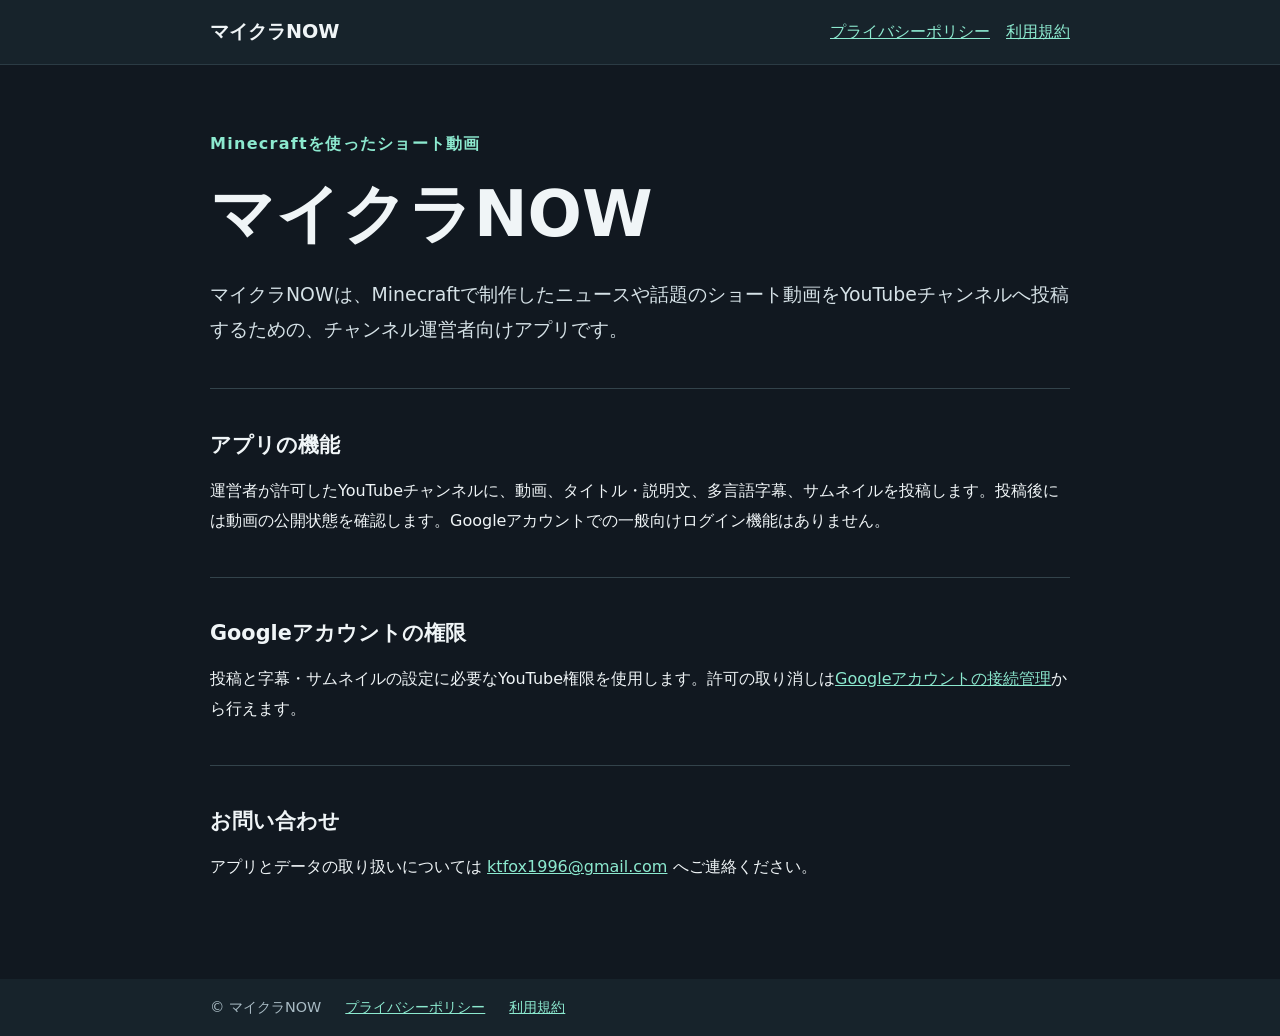
<file: index.html>
<!doctype html>
<html lang="ja">
<head>
  <meta charset="utf-8">
  <meta name="viewport" content="width=device-width, initial-scale=1">
  <meta name="google-site-verification" content="_kEUKVge5GsFEBJLDBYlMsuTYWs6ZIM9syhPNoHIUTo">
  <title>マイクラNOW | YouTube投稿アプリ</title>
  <link rel="stylesheet" href="style.css">
</head>
<body>
  <header><a class="brand" href="./">マイクラNOW</a><nav><a href="privacy.html">プライバシーポリシー</a><a href="terms.html">利用規約</a></nav></header>
  <main>
    <p class="eyebrow">Minecraftを使ったショート動画</p>
    <h1>マイクラNOW</h1>
    <p class="lead">マイクラNOWは、Minecraftで制作したニュースや話題のショート動画をYouTubeチャンネルへ投稿するための、チャンネル運営者向けアプリです。</p>
    <section><h2>アプリの機能</h2><p>運営者が許可したYouTubeチャンネルに、動画、タイトル・説明文、多言語字幕、サムネイルを投稿します。投稿後には動画の公開状態を確認します。Googleアカウントでの一般向けログイン機能はありません。</p></section>
    <section><h2>Googleアカウントの権限</h2><p>投稿と字幕・サムネイルの設定に必要なYouTube権限を使用します。許可の取り消しは<a href="https://myaccount.google.com/connections">Googleアカウントの接続管理</a>から行えます。</p></section>
    <section><h2>お問い合わせ</h2><p>アプリとデータの取り扱いについては <a href="mailto:ktfox1996@gmail.com">ktfox1996@gmail.com</a> へご連絡ください。</p></section>
  </main>
  <footer><span>© マイクラNOW</span><a href="privacy.html">プライバシーポリシー</a><a href="terms.html">利用規約</a></footer>
</body>
</html>
</file>
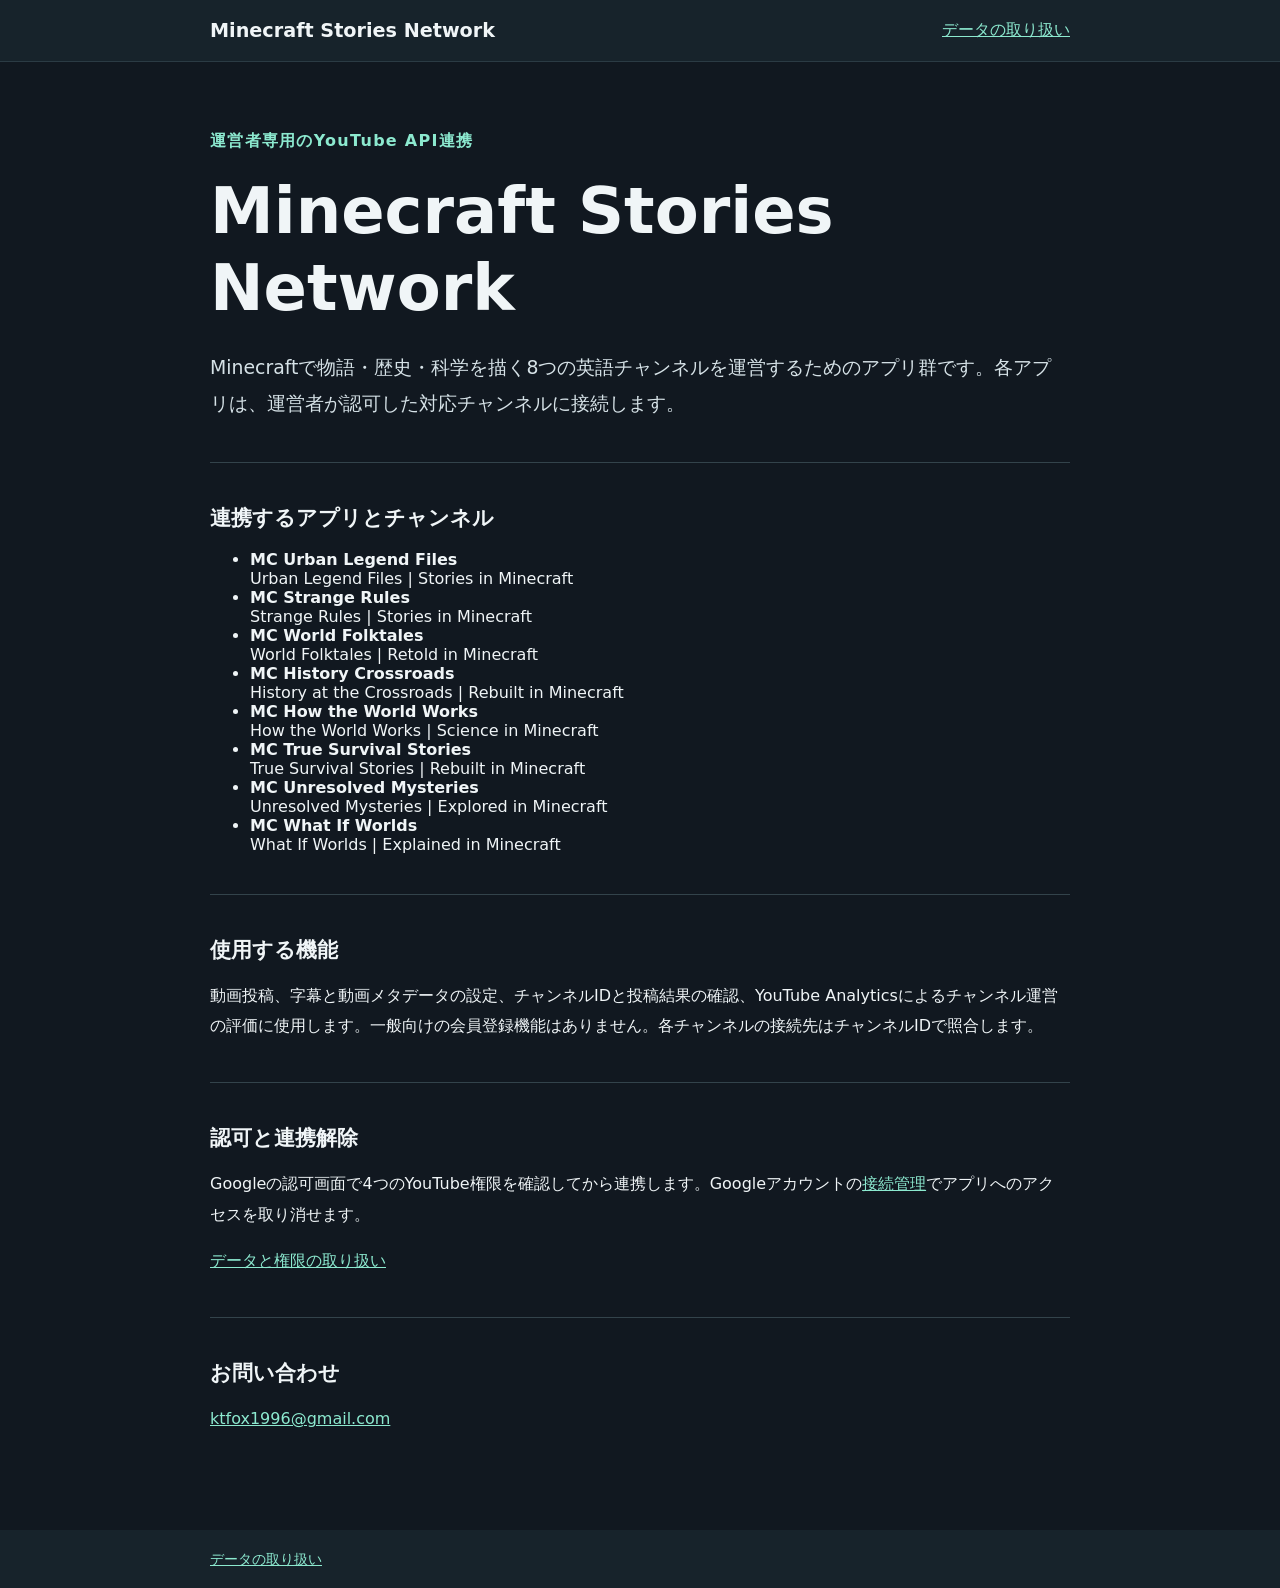
<file: network/index.html>
<!doctype html><html lang="ja"><meta charset="utf-8"><meta name="viewport" content="width=device-width,initial-scale=1"><link rel="stylesheet" href="/style.css"><title>Minecraft Stories Network | YouTube運営アプリ</title><body><header><a class="brand" href="/network/">Minecraft Stories Network</a><nav><a href="privacy.html">データの取り扱い</a></nav></header><main><p class="eyebrow">運営者専用のYouTube API連携</p><h1>Minecraft Stories Network</h1><p class="lead">Minecraftで物語・歴史・科学を描く8つの英語チャンネルを運営するためのアプリ群です。各アプリは、運営者が認可した対応チャンネルに接続します。</p><section><h2>連携するアプリとチャンネル</h2><ul><li><strong>MC Urban Legend Files</strong><br>Urban Legend Files | Stories in Minecraft</li>
<li><strong>MC Strange Rules</strong><br>Strange Rules | Stories in Minecraft</li>
<li><strong>MC World Folktales</strong><br>World Folktales | Retold in Minecraft</li>
<li><strong>MC History Crossroads</strong><br>History at the Crossroads | Rebuilt in Minecraft</li>
<li><strong>MC How the World Works</strong><br>How the World Works | Science in Minecraft</li>
<li><strong>MC True Survival Stories</strong><br>True Survival Stories | Rebuilt in Minecraft</li>
<li><strong>MC Unresolved Mysteries</strong><br>Unresolved Mysteries | Explored in Minecraft</li>
<li><strong>MC What If Worlds</strong><br>What If Worlds | Explained in Minecraft</li></ul></section><section><h2>使用する機能</h2><p>動画投稿、字幕と動画メタデータの設定、チャンネルIDと投稿結果の確認、YouTube Analyticsによるチャンネル運営の評価に使用します。一般向けの会員登録機能はありません。各チャンネルの接続先はチャンネルIDで照合します。</p></section><section><h2>認可と連携解除</h2><p>Googleの認可画面で4つのYouTube権限を確認してから連携します。Googleアカウントの<a href="https://myaccount.google.com/connections">接続管理</a>でアプリへのアクセスを取り消せます。</p><p><a href="privacy.html">データと権限の取り扱い</a></p></section><section><h2>お問い合わせ</h2><p><a href="mailto:ktfox1996@gmail.com">ktfox1996@gmail.com</a></p></section></main><footer><a href="privacy.html">データの取り扱い</a></footer></body></html>
</file>
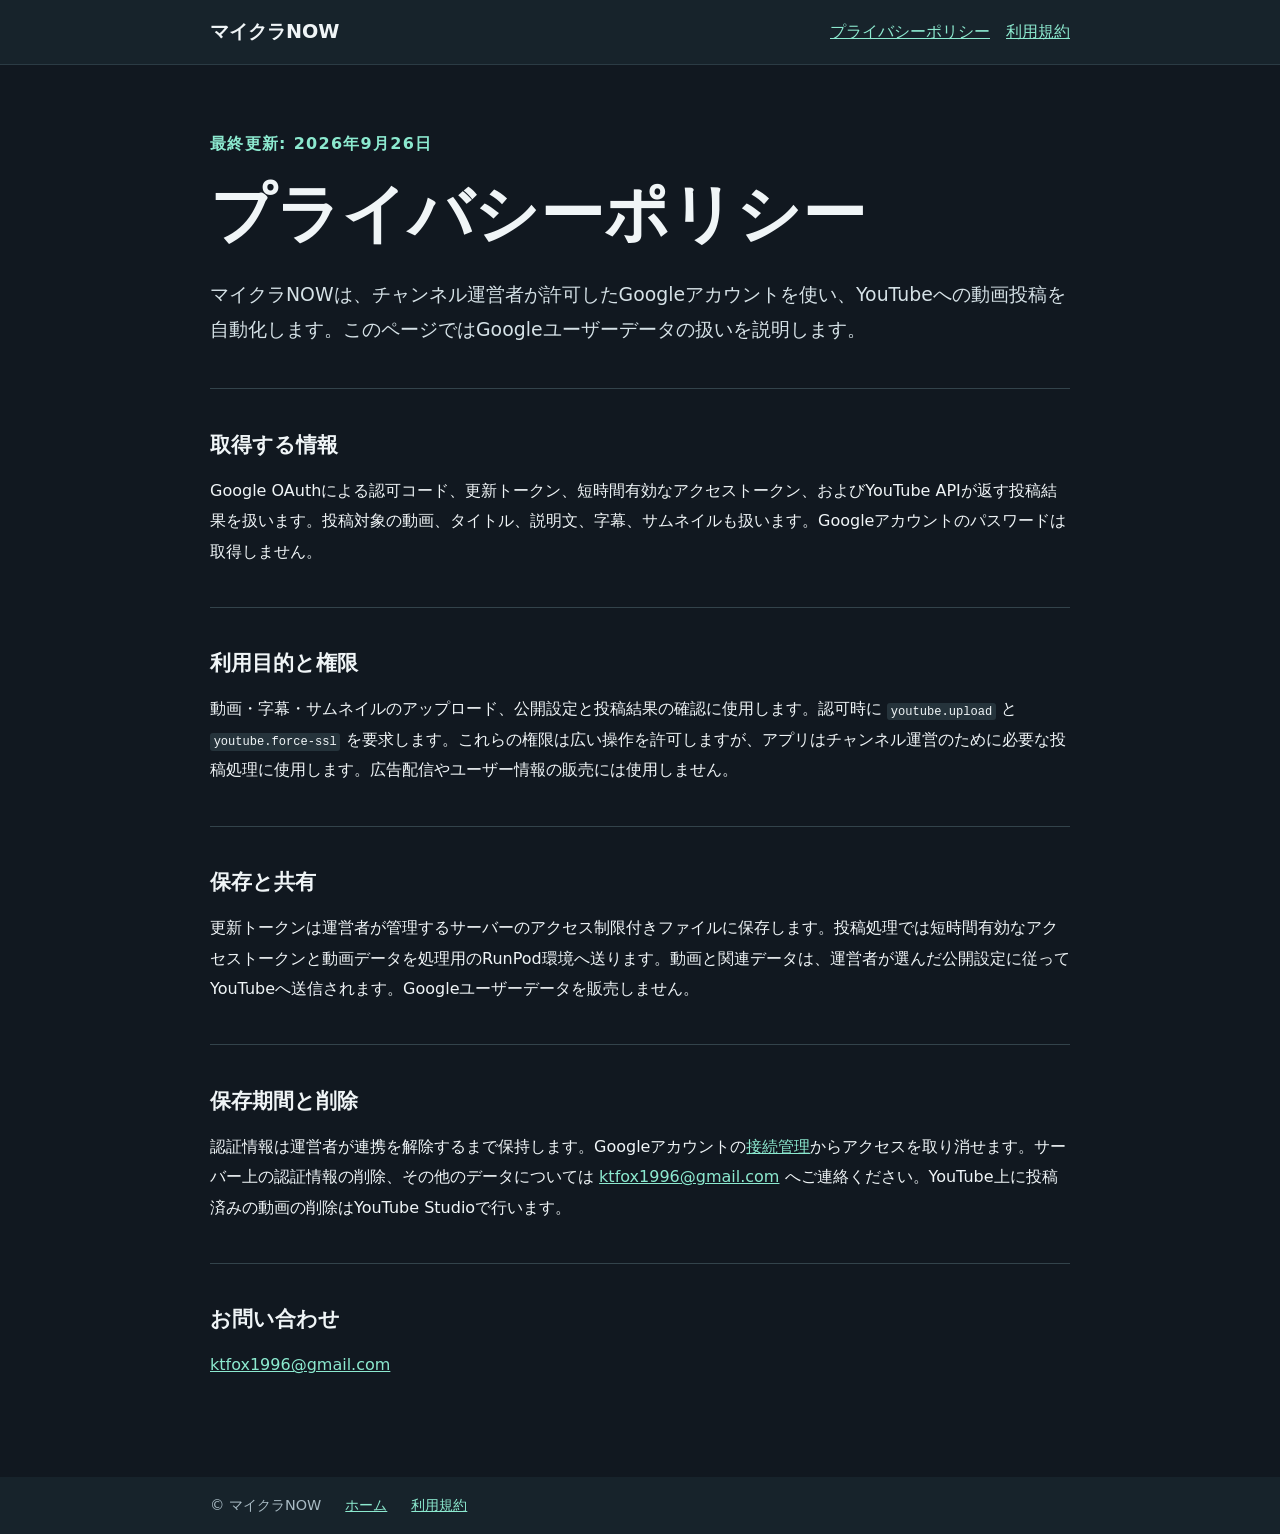
<file: privacy.html>
<!doctype html>
<html lang="ja">
<head>
  <meta charset="utf-8">
  <meta name="viewport" content="width=device-width, initial-scale=1">
  <title>プライバシーポリシー | マイクラNOW</title>
  <link rel="stylesheet" href="style.css">
</head>
<body>
  <header><a class="brand" href="./">マイクラNOW</a><nav><a href="privacy.html">プライバシーポリシー</a><a href="terms.html">利用規約</a></nav></header>
  <main>
    <p class="eyebrow">最終更新: 2026年9月26日</p>
    <h1>プライバシーポリシー</h1>
    <p class="lead">マイクラNOWは、チャンネル運営者が許可したGoogleアカウントを使い、YouTubeへの動画投稿を自動化します。このページではGoogleユーザーデータの扱いを説明します。</p>
    <section><h2>取得する情報</h2><p>Google OAuthによる認可コード、更新トークン、短時間有効なアクセストークン、およびYouTube APIが返す投稿結果を扱います。投稿対象の動画、タイトル、説明文、字幕、サムネイルも扱います。Googleアカウントのパスワードは取得しません。</p></section>
    <section><h2>利用目的と権限</h2><p>動画・字幕・サムネイルのアップロード、公開設定と投稿結果の確認に使用します。認可時に <code>youtube.upload</code> と <code>youtube.force-ssl</code> を要求します。これらの権限は広い操作を許可しますが、アプリはチャンネル運営のために必要な投稿処理に使用します。広告配信やユーザー情報の販売には使用しません。</p></section>
    <section><h2>保存と共有</h2><p>更新トークンは運営者が管理するサーバーのアクセス制限付きファイルに保存します。投稿処理では短時間有効なアクセストークンと動画データを処理用のRunPod環境へ送ります。動画と関連データは、運営者が選んだ公開設定に従ってYouTubeへ送信されます。Googleユーザーデータを販売しません。</p></section>
    <section><h2>保存期間と削除</h2><p>認証情報は運営者が連携を解除するまで保持します。Googleアカウントの<a href="https://myaccount.google.com/connections">接続管理</a>からアクセスを取り消せます。サーバー上の認証情報の削除、その他のデータについては <a href="mailto:ktfox1996@gmail.com">ktfox1996@gmail.com</a> へご連絡ください。YouTube上に投稿済みの動画の削除はYouTube Studioで行います。</p></section>
    <section><h2>お問い合わせ</h2><p><a href="mailto:ktfox1996@gmail.com">ktfox1996@gmail.com</a></p></section>
  </main>
  <footer><span>© マイクラNOW</span><a href="./">ホーム</a><a href="terms.html">利用規約</a></footer>
</body>
</html>
</file>
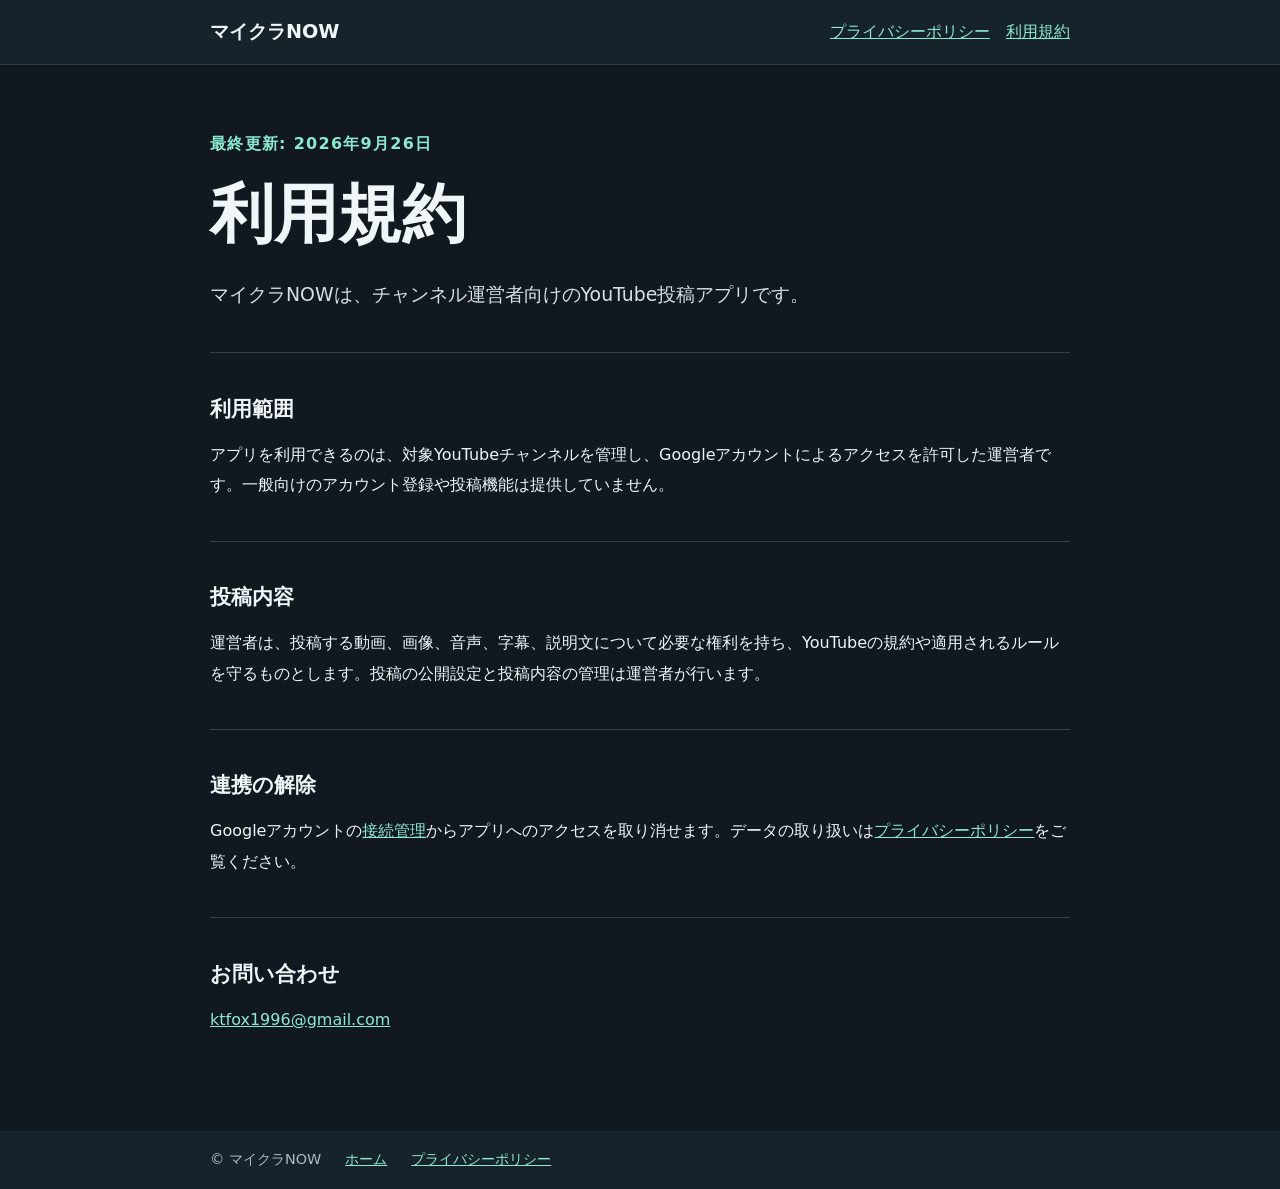
<file: terms.html>
<!doctype html>
<html lang="ja">
<head>
  <meta charset="utf-8">
  <meta name="viewport" content="width=device-width, initial-scale=1">
  <title>利用規約 | マイクラNOW</title>
  <link rel="stylesheet" href="style.css">
</head>
<body>
  <header><a class="brand" href="./">マイクラNOW</a><nav><a href="privacy.html">プライバシーポリシー</a><a href="terms.html">利用規約</a></nav></header>
  <main>
    <p class="eyebrow">最終更新: 2026年9月26日</p>
    <h1>利用規約</h1>
    <p class="lead">マイクラNOWは、チャンネル運営者向けのYouTube投稿アプリです。</p>
    <section><h2>利用範囲</h2><p>アプリを利用できるのは、対象YouTubeチャンネルを管理し、Googleアカウントによるアクセスを許可した運営者です。一般向けのアカウント登録や投稿機能は提供していません。</p></section>
    <section><h2>投稿内容</h2><p>運営者は、投稿する動画、画像、音声、字幕、説明文について必要な権利を持ち、YouTubeの規約や適用されるルールを守るものとします。投稿の公開設定と投稿内容の管理は運営者が行います。</p></section>
    <section><h2>連携の解除</h2><p>Googleアカウントの<a href="https://myaccount.google.com/connections">接続管理</a>からアプリへのアクセスを取り消せます。データの取り扱いは<a href="privacy.html">プライバシーポリシー</a>をご覧ください。</p></section>
    <section><h2>お問い合わせ</h2><p><a href="mailto:ktfox1996@gmail.com">ktfox1996@gmail.com</a></p></section>
  </main>
  <footer><span>© マイクラNOW</span><a href="./">ホーム</a><a href="privacy.html">プライバシーポリシー</a></footer>
</body>
</html>
</file>
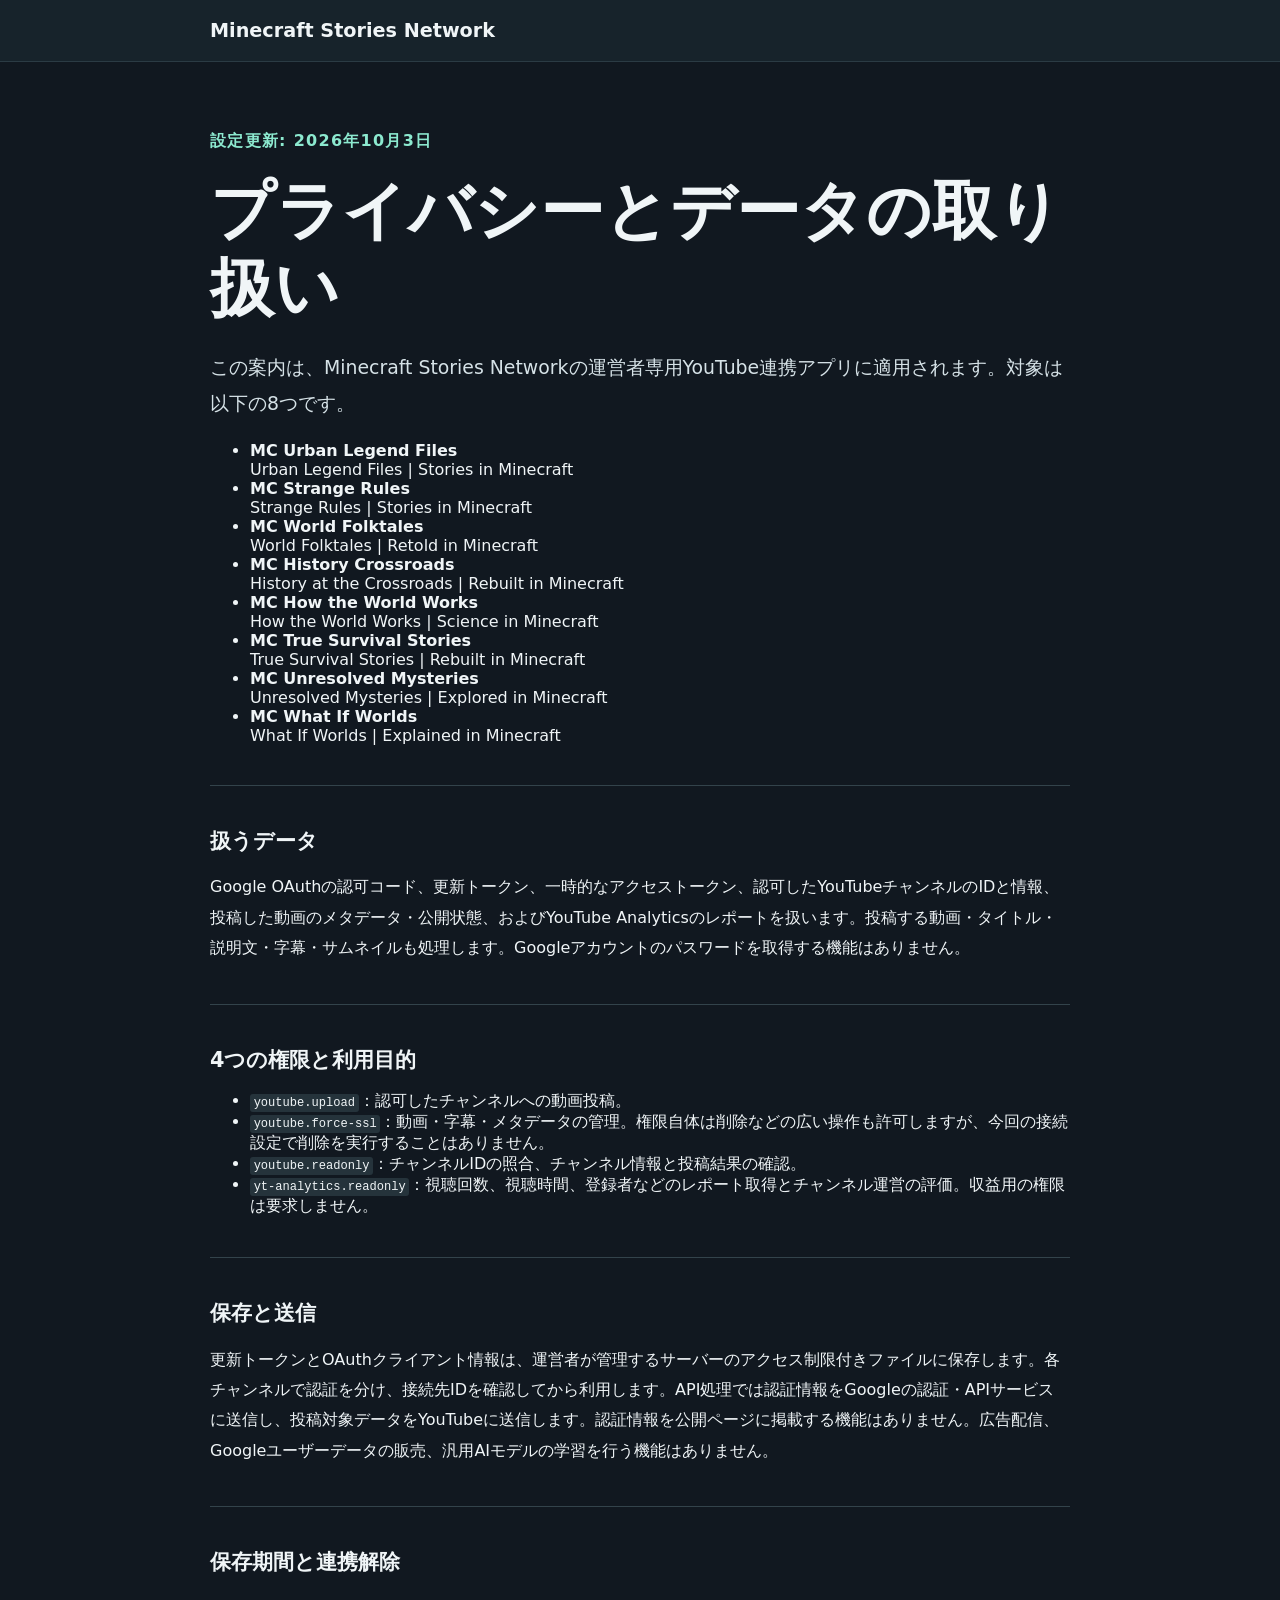
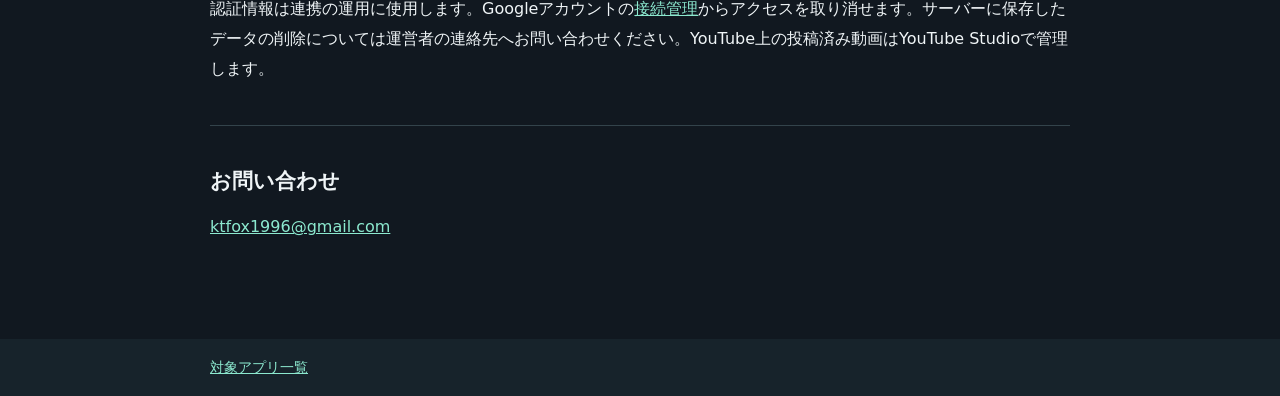
<file: network/privacy.html>
<!doctype html><html lang="ja"><meta charset="utf-8"><meta name="viewport" content="width=device-width,initial-scale=1"><link rel="stylesheet" href="/style.css"><title>データの取り扱い | Minecraft Stories Network</title><body><header><a class="brand" href="/network/">Minecraft Stories Network</a></header><main><p class="eyebrow">設定更新: 2026年10月3日</p><h1>プライバシーとデータの取り扱い</h1><p class="lead">この案内は、Minecraft Stories Networkの運営者専用YouTube連携アプリに適用されます。対象は以下の8つです。</p><ul><li><strong>MC Urban Legend Files</strong><br>Urban Legend Files | Stories in Minecraft</li>
<li><strong>MC Strange Rules</strong><br>Strange Rules | Stories in Minecraft</li>
<li><strong>MC World Folktales</strong><br>World Folktales | Retold in Minecraft</li>
<li><strong>MC History Crossroads</strong><br>History at the Crossroads | Rebuilt in Minecraft</li>
<li><strong>MC How the World Works</strong><br>How the World Works | Science in Minecraft</li>
<li><strong>MC True Survival Stories</strong><br>True Survival Stories | Rebuilt in Minecraft</li>
<li><strong>MC Unresolved Mysteries</strong><br>Unresolved Mysteries | Explored in Minecraft</li>
<li><strong>MC What If Worlds</strong><br>What If Worlds | Explained in Minecraft</li></ul><section><h2>扱うデータ</h2><p>Google OAuthの認可コード、更新トークン、一時的なアクセストークン、認可したYouTubeチャンネルのIDと情報、投稿した動画のメタデータ・公開状態、およびYouTube Analyticsのレポートを扱います。投稿する動画・タイトル・説明文・字幕・サムネイルも処理します。Googleアカウントのパスワードを取得する機能はありません。</p></section><section><h2>4つの権限と利用目的</h2><ul><li><code>youtube.upload</code>：認可したチャンネルへの動画投稿。</li><li><code>youtube.force-ssl</code>：動画・字幕・メタデータの管理。権限自体は削除などの広い操作も許可しますが、今回の接続設定で削除を実行することはありません。</li><li><code>youtube.readonly</code>：チャンネルIDの照合、チャンネル情報と投稿結果の確認。</li><li><code>yt-analytics.readonly</code>：視聴回数、視聴時間、登録者などのレポート取得とチャンネル運営の評価。収益用の権限は要求しません。</li></ul></section><section><h2>保存と送信</h2><p>更新トークンとOAuthクライアント情報は、運営者が管理するサーバーのアクセス制限付きファイルに保存します。各チャンネルで認証を分け、接続先IDを確認してから利用します。API処理では認証情報をGoogleの認証・APIサービスに送信し、投稿対象データをYouTubeに送信します。認証情報を公開ページに掲載する機能はありません。広告配信、Googleユーザーデータの販売、汎用AIモデルの学習を行う機能はありません。</p></section><section><h2>保存期間と連携解除</h2><p>認証情報は連携の運用に使用します。Googleアカウントの<a href="https://myaccount.google.com/connections">接続管理</a>からアクセスを取り消せます。サーバーに保存したデータの削除については運営者の連絡先へお問い合わせください。YouTube上の投稿済み動画はYouTube Studioで管理します。</p></section><section><h2>お問い合わせ</h2><p><a href="mailto:ktfox1996@gmail.com">ktfox1996@gmail.com</a></p></section></main><footer><a href="/network/">対象アプリ一覧</a></footer></body></html>
</file>
<file: style.css>
:root{color-scheme:dark;font-family:system-ui,-apple-system,"Yu Gothic",Meiryo,sans-serif;background:#111820;color:#f0f5f7}*{box-sizing:border-box}body{margin:0;min-height:100vh;display:flex;flex-direction:column}a{color:#8ce9cf}header,footer{display:flex;align-items:center;gap:1.5rem;padding:1.2rem max(1.5rem,calc((100vw - 860px)/2));background:#17232b}header{justify-content:space-between;border-bottom:1px solid #2b3b44}.brand{text-decoration:none;font-weight:800;font-size:1.2rem;color:#f0f5f7}nav{display:flex;gap:1rem;flex-wrap:wrap}main{width:min(860px,calc(100% - 3rem));margin:3rem auto 5rem;flex:1}.eyebrow{color:#8ce9cf;font-weight:700;letter-spacing:.08em}h1{font-size:clamp(2.3rem,7vw,4rem);line-height:1.2;margin:.5rem 0 1.5rem}.lead{font-size:1.18rem;line-height:1.9;color:#d6e2e7;max-width:72ch}section{margin-top:2.5rem;padding-top:1.5rem;border-top:1px solid #33434b}h2{font-size:1.3rem}p{line-height:1.9}footer{flex-wrap:wrap;font-size:.9rem;color:#a9bbc4}code{font-size:.93em;background:#25333b;padding:.15em .3em;border-radius:.25em}@media(max-width:600px){header{align-items:flex-start;flex-direction:column}main{margin-top:2rem}}
</file>
